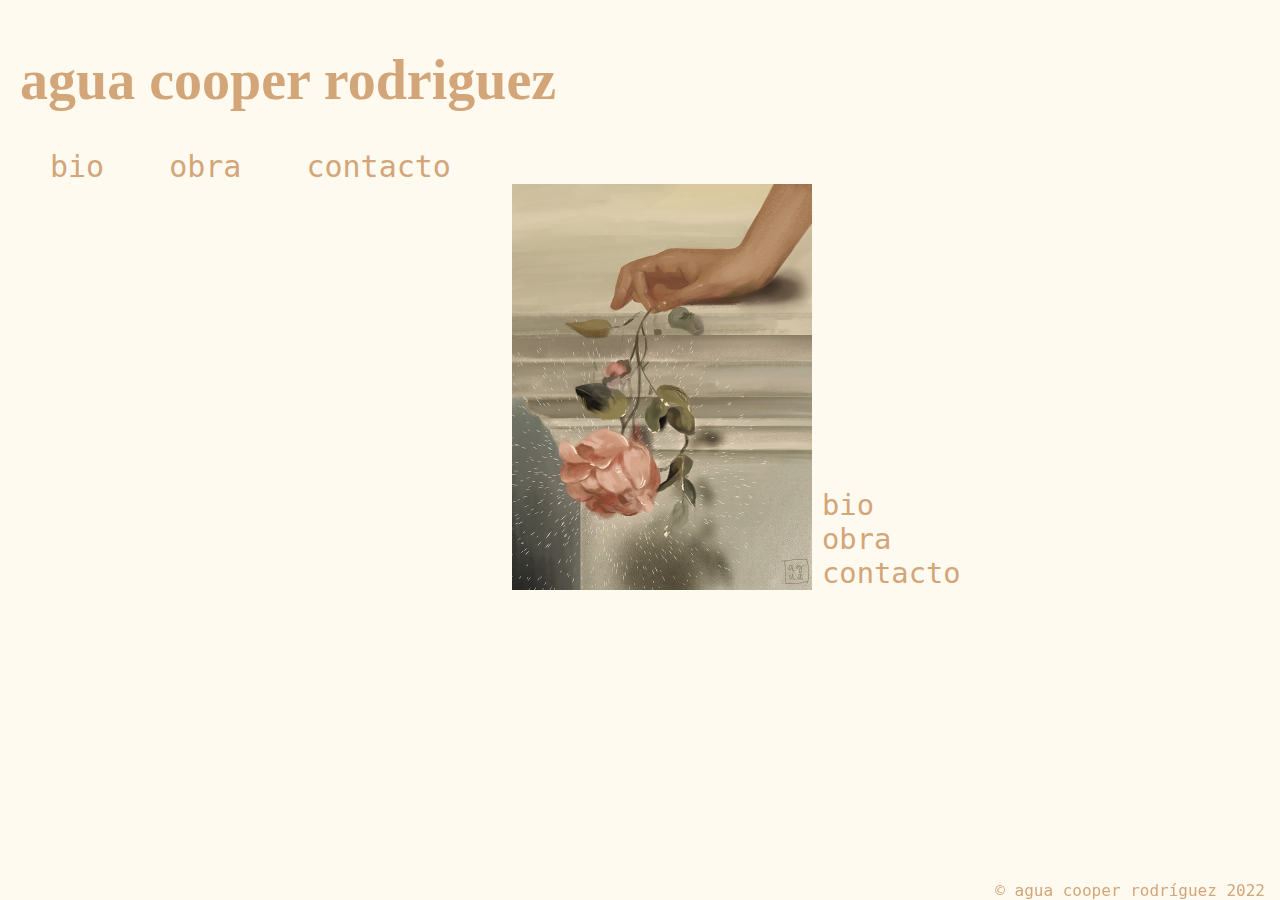
<file: index.html>
<!DOCTYPE html>
<html lang="en">
<head>
    <meta charset="UTF-8">
    <meta http-equiv="X-UA-Compatible" content="IE=edge">
    <meta name="viewport" content="width=device-width, initial-scale=1.0">
    <link rel="stylesheet" href="./stylesheet/index.css">
    <link rel="stylesheet" href="https://cdnjs.cloudflare.com/ajax/libs/font-awesome/6.2.1/css/all.min.css" integrity="sha512-MV7K8+y+gLIBoVD59lQIYicR65iaqukzvf/nwasF0nqhPay5w/9lJmVM2hMDcnK1OnMGCdVK+iQrJ7lzPJQd1w==" crossorigin="anonymous" referrerpolicy="no-referrer" />
    <title>Agua Cooper Rodriquez</title>
</head>
<body>
    <div class="main-container">

        <header>
            <div  class="heading">
                <h1><a href="index.html">agua cooper rodriguez</a></h1>
            </div>
            <nav>
                <li><a href="bio.html">bio</a></li>
                <li><a href="obra.html">obra</a></li>
                <li><a href="contacto.html">contacto</a></li>
            </nav>
        </header>

        <section>
            <div class="container">
                <img src="./images/handflower.jpg" alt="flower">
                <div class="nav-links">
                <li><a href="bio.html">bio</a></li>
                <li><a href="obra.html">obra</a></li>
                <li><a href="contacto.html">contacto</a></li>
                </div>
            </div>
        </section>

        <footer>
            <div class="footer">
                <div class="font-icon">
                    <a href="https://www.instagram.com/agua.jpg/" target="_blank">
                    <i class="fa-brands fa-instagram"></i>
                    </a>
                
                    <a href="https://twitter.com/aguajpg" target="_blank">
                        <i class="fa-brands fa-twitter"></i>
                    </a>
                </div>
                <div class="">
                    © agua cooper rodríguez 2022
                </div>
            </div>
            
        </footer>

    </div>
    <script type="module" src="index.js"></script>
</body>
</html>
</file>
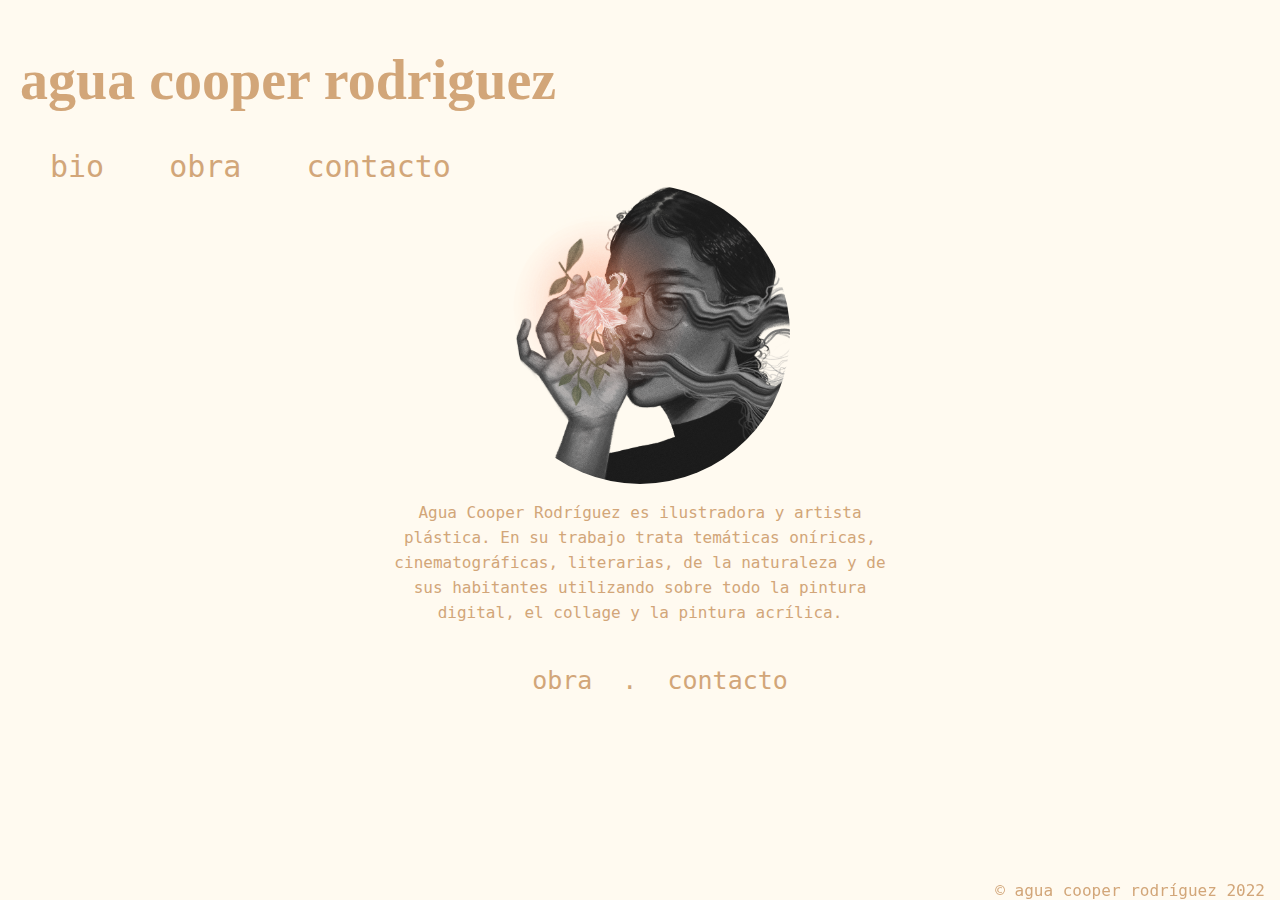
<file: bio.html>
<!DOCTYPE html>
<html lang="en">
<head>
    <meta charset="UTF-8">
    <meta http-equiv="X-UA-Compatible" content="IE=edge">
    <meta name="viewport" content="width=device-width, initial-scale=1.0">
    <link rel="stylesheet" href="./stylesheet/bio.css">
    <link rel="stylesheet" href="https://cdnjs.cloudflare.com/ajax/libs/font-awesome/6.2.1/css/all.min.css" integrity="sha512-MV7K8+y+gLIBoVD59lQIYicR65iaqukzvf/nwasF0nqhPay5w/9lJmVM2hMDcnK1OnMGCdVK+iQrJ7lzPJQd1w==" crossorigin="anonymous" referrerpolicy="no-referrer" />
    <title>Agua Cooper Rodriquez</title>
</head>
<body>
    <div class="main-container">

        <header>
            <div  class="heading">
                <h1><a href="index.html">agua cooper rodriguez</a></h1>
            </div>
            <nav>
                <li><a href="bio.html">bio</a></li>
                <li><a href="obra.html">obra</a></li>
                <li><a href="contacto.html">contacto</a></li>
            </nav>
        </header>

        <section>
            <div class="container">
                <img src="./images/bioimg.png" alt="flower">
                <div class="bio-text">
                    <center>
                   <p class="bio">
                    Agua Cooper Rodríguez es ilustradora y artista plástica. 
                    En su trabajo trata temáticas oníricas, cinematográficas, literarias, 
                    de la naturaleza y de sus habitantes utilizando sobre todo la pintura digital, 
                    el collage y la pintura acrílica.</p>
                    </center>
                </div>
                <ul>
                    <li><a href="obra.html">obra</a></li>
                    <span>.</span>
                    <li><a href="contacto.html">contacto</a></li>
                </ul>
            </div>
        </section>

        <footer>
            <div class="footer">
                <div class="font-icon">
                    <a href="https://www.instagram.com/agua.jpg/" target="_blank">
                    <i class="fa-brands fa-instagram"></i>
                    </a>
                
                    <a href="https://twitter.com/aguajpg" target="_blank">
                        <i class="fa-brands fa-twitter"></i>
                    </a>
                </div>
                <div class="">
                    © agua cooper rodríguez 2022
                </div>
            </div>
            
        </footer>

    </div>
</body>
</html>
</file>
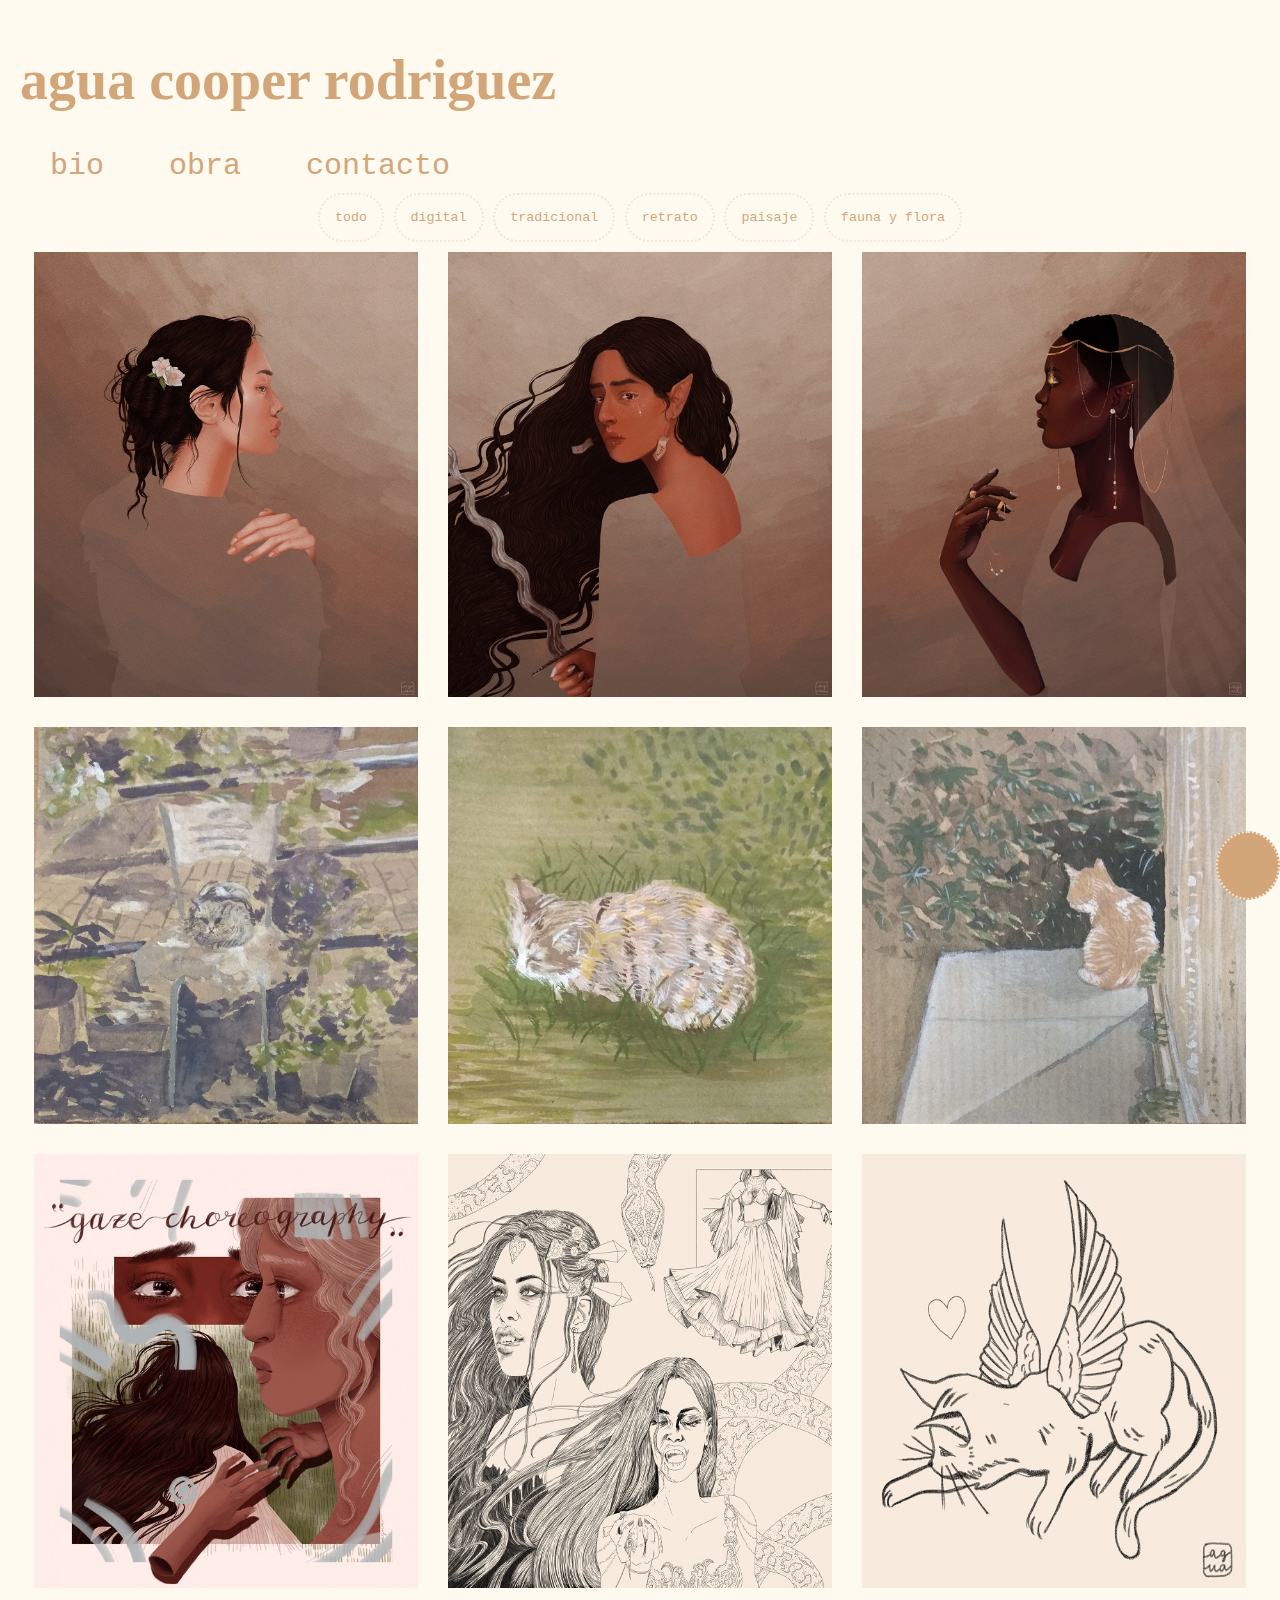
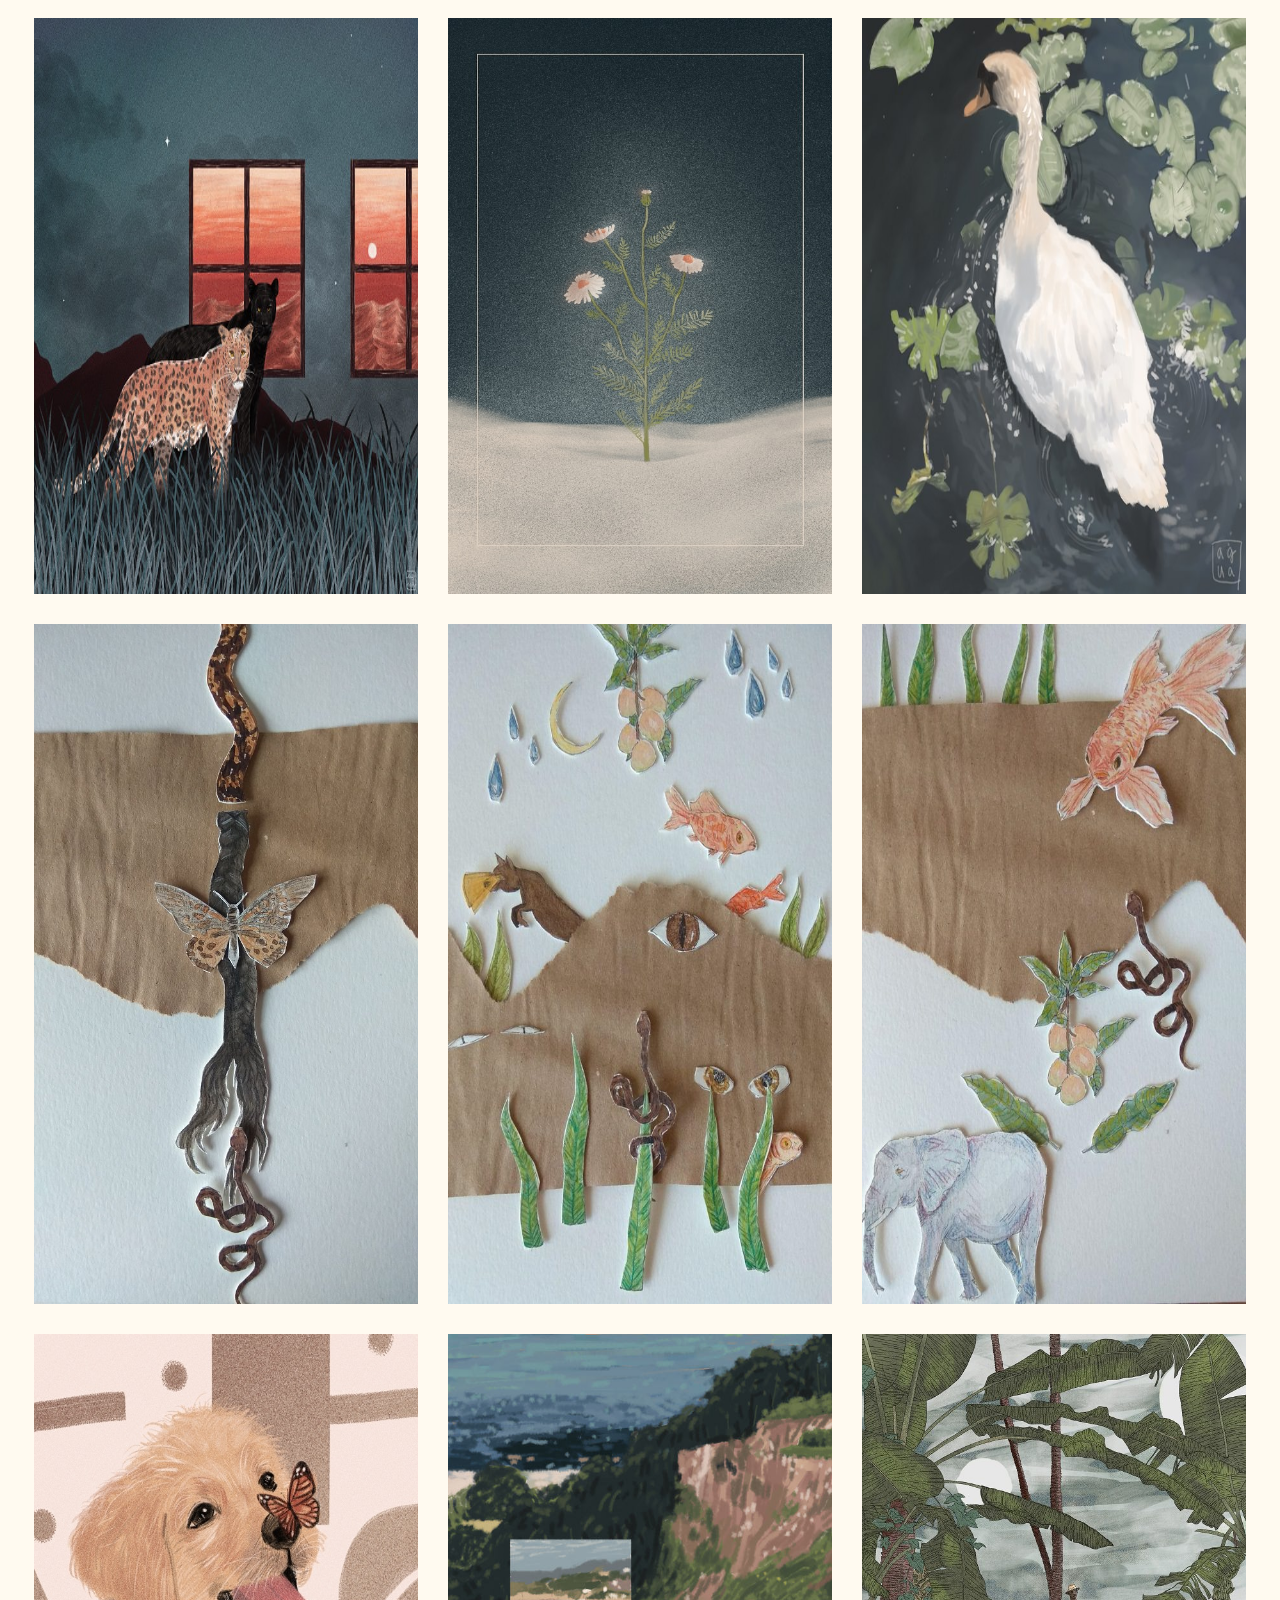
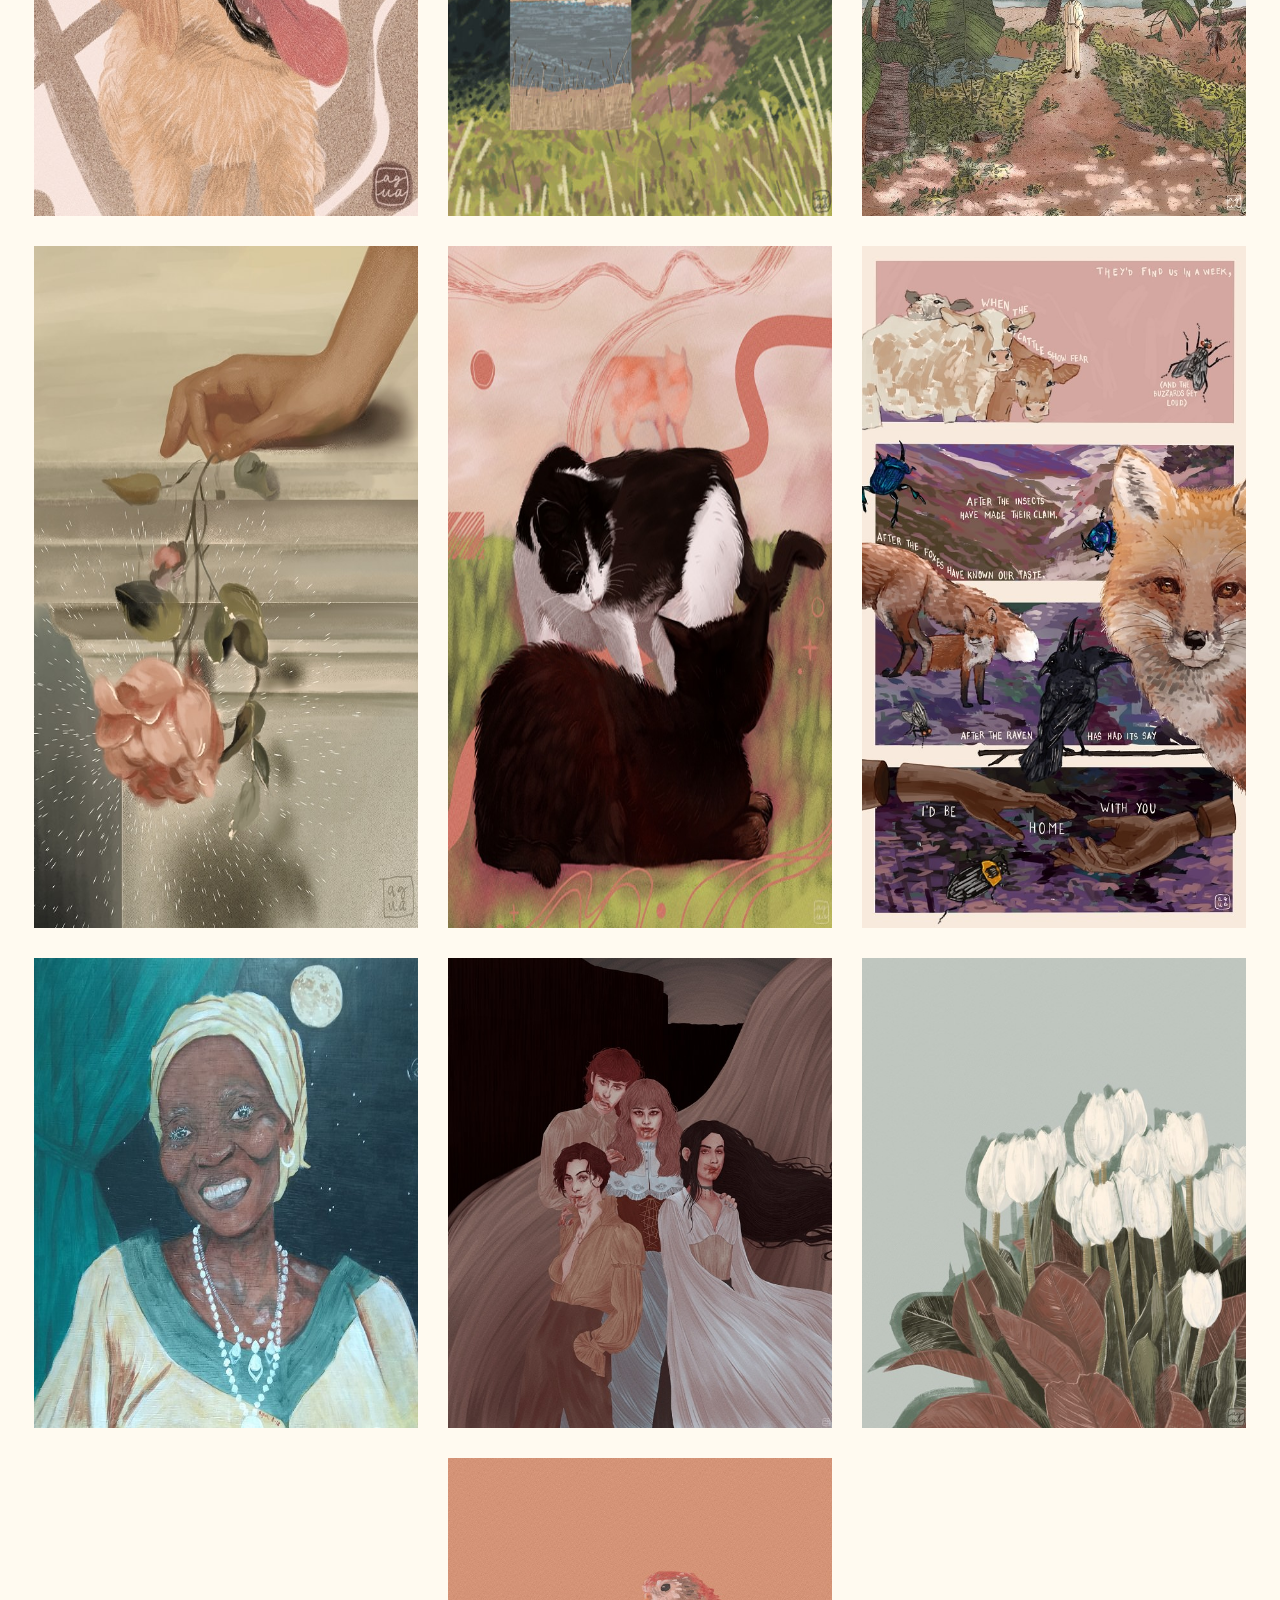
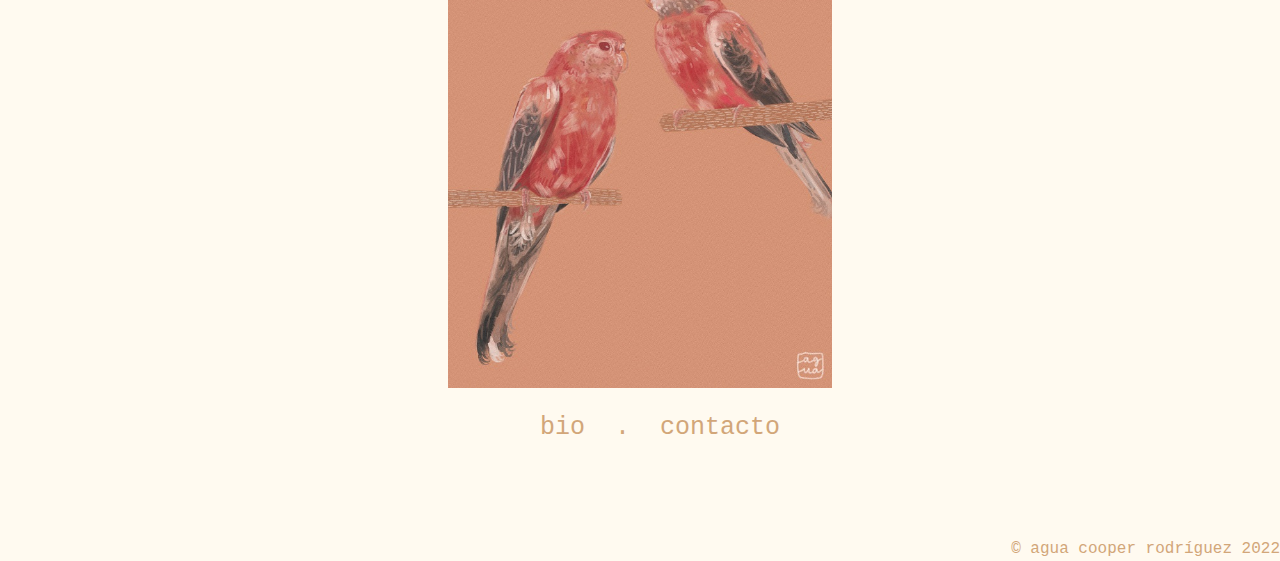
<file: obra.html>
<!DOCTYPE html>
<html lang="en">
<head>
    <meta charset="UTF-8">
    <meta http-equiv="X-UA-Compatible" content="IE=edge">
    <meta name="viewport" content="width=device-width, initial-scale=1.0">
    <link rel="stylesheet" href="./stylesheet/obra.css">
    <link rel="stylesheet" href="https://cdnjs.cloudflare.com/ajax/libs/font-awesome/6.2.1/css/all.min.css" integrity="sha512-MV7K8+y+gLIBoVD59lQIYicR65iaqukzvf/nwasF0nqhPay5w/9lJmVM2hMDcnK1OnMGCdVK+iQrJ7lzPJQd1w==" crossorigin="anonymous" referrerpolicy="no-referrer" />
    <title>Agua Cooper Rodriquez</title>
</head>
<body>
    <div class="main-container">

        <header>
            <div  class="heading">
                <h1><a href="index.html">agua cooper rodriguez</a></h1>
            </div>
            <nav>
                <li><a href="bio.html">bio</a></li>
                <li><a href="obra.html">obra</a></li>
                <li><a href="contacto.html">contacto</a></li>
            </nav>
        </header>
        <section>
            <div class="btn">
                    <button id="todo">todo</button>
                    <button id="digital">digital</button>
                    <button id="tradicional">tradicional</button>
                    <button id="retrato">retrato</button>
                    <button id="paisaje">paisaje</button>
                    <button id="fauflo">fauna y flora</button>
            </div>
        </section>

            <div class="container" id="container">
                    <!-- images come here -->
            </div>
        <section>
                <ul>
                    <li><a href="bio.html">bio</a></li>
                    <span>.</span>
                    <li><a href="contacto.html">contacto</a></li>
                </ul>
        </section>

        <footer>
            <div class="footer">
                <button class ="top" id="top-btn">🠕</button> 
                <div class="font-icon">
                    <a href="https://www.instagram.com/agua.jpg/" target="_blank">
                    <i class="fa-brands fa-instagram"></i>
                    </a>
                
                    <a href="https://twitter.com/aguajpg" target="_blank">
                        <i class="fa-brands fa-twitter"></i>
                    </a>
                </div>
                
                <div class="">
                    © agua cooper rodríguez 2022
                </div>
            </div>
            
        </footer>

    </div>
    <script src="/index.js" type="module"></script>
</body>
</html>
</file>
<file: stylesheet/index.css>
html{
    background-color: floralwhite; 
    font-family: 'Open Sans', monospace;
}
body{
    color:#d2a679;
    margin: 0;
}
.main-container{
    display: flex;
    flex-direction: column;
 
}
.heading{
    font-family: 'Prata';
	font-size:28px;
    padding:10px 20px 0 20px;

}
nav{
    display:flex;
    gap: 15px;
    margin: 0;
}
nav li{
    list-style: none;
    font-size: 30px;
    padding-left: 50px;
    display: none;
}

.container{
    display: flex;
    align-items: flex-end;
}
.container img{
    width: 60%;
    object-fit: cover;
    margin-left: 10px;
    
}
.container li{
    list-style: none;
}
.nav-links{
    display: flex;
    flex-direction: column;
    width: 35%;
    font-size: 1.8rem;
    margin: 0 10px;
    
}
a{
    
    color:#d2a679;
    text-decoration: none;
}


.footer{
    display: flex;
    flex-direction: column;
    align-items: flex-end;
    width: 100%;
    margin: 0;
    margin-right: 15px;
    right: 0;
    bottom: 0;
    position: fixed;                                                                                                                                                                                                                                                                                                                         
}

i {
    padding: 5px;
    width: auto;
    color: #d2a679;
    text-decoration: none;
}

i:hover {
    opacity: 0.7;
}
@media (min-width:780px){
    nav{
        margin: 0;
        
    }
    nav li{
        display: inline;
     
    }
    .container{
        flex-direction:row ;
        justify-content: end;
    }
    .container img{
        width: 300px;
        object-fit: cover;
    
    }
}
</file>
<file: stylesheet/bio.css>
html{
    background-color: floralwhite; 
    font-family: 'Open Sans', monospace;
}
body{

    color:#d2a679;
    margin: 0;
}
.main-container{
    display: flex;
    flex-direction: column;   
}
.heading{
    font-family: 'Prata';
	font-size:28px;
    padding:10px 20px 0 20px;
}
nav{
    display:flex;
    gap: 15px;
    margin: 0;
}
nav li{
    list-style: none;
    font-size: 30px;
    padding-left: 50px;
    display: none;
}

.container{
  
    display: flex;
    height: 100%;
    flex-direction: column;
    justify-content: center;
    align-items: center;
    margin-bottom: 20px;
}
.container img{
    max-width: 50%;
    border-radius: 50%;
}

.bio{
    text-align: center;
    line-height: 25px;
}
ul{
    display: flex;
    gap: 30px;
    font-size: 25px;
    margin-bottom: 40px;
}
ul li{
    list-style: none;
}
a{
    
    color:#d2a679;
    text-decoration: none;
}
.bio-text{
    width:80%;
}

.footer{
    display: flex;
    flex-direction: column;
    align-items: flex-end;
    width: 100%;
    margin-top: 40px;
    margin-right: 15px;
    right: 0;
    bottom: 0;
    position: fixed;
                                                                                                                                                                                                                                                                                                                            
}

i {
    padding: 5px;
    width: auto;
    color: #d2a679;
    text-decoration: none;
}

i:hover {
    opacity: 0.7;
}
@media (min-width:780px){
    nav{
        margin: 0;
        
    }
    nav li{
        display: inline;
     
    }
    
    .container img{
        width: 300px;
        object-fit: cover;
    
    }
    .bio-text{
        width: 40%;
    }
    
}
</file>
<file: stylesheet/obra.css>
html{
    background-color: floralwhite; 
    font-family: 'Open Sans', monospace;
}
body{

    color:#d2a679;
    margin: 0;
}
.main-container{
    display: flex;
    flex-direction: column;   
}
.heading{
    font-family: 'Prata';
	font-size:28px;
    padding:10px 20px 0 20px;
}
nav{
    display:flex;
    gap: 15px;
    margin: 0;
}
nav li{
    list-style: none;
    font-size: 30px;
    padding-left: 50px;
    display: none;
}

button{
  
	cursor: pointer;
	font-family: 'Open Sans', monospace;
    border-radius: 180px;
    padding: 15px;
    color:#d2a679;
    background-color: floralwhite; 
    border-color: #f2e6d9;
	border-style: dotted;
	border-radius:25px;
}

.btn{
    margin: 10px auto;
    text-align: center;
}
button:hover {
    transition:0.6s;
    color: #f2e6d9;
}

button:not(:hover){
     transition: 0.6s ease-in-out;
}

button.active {
    background-color: #d2a679;
    color: #f2e6d9;
}
ul{
    display: flex;
    gap: 30px;
    font-size: 25px;
    margin-bottom: 40px;
    justify-content: center;
}
ul li{
    list-style: none;
}


a{
    
    color:#d2a679;
    text-decoration: none;
}
.top{
    font-size: 30px;
    border-radius: 100%;
    background-color: #d2a679;
    bottom: 0;
    margin-bottom: 15;
    position: absolute;
}
.footer{
    display: flex;
    flex-direction: column;
    align-items: flex-end;
    width: 100%;
    margin-top: 40px;
    margin-right: 15px;
    right: 0;
    bottom: 0;
    /* position: fixed; */
    /* border: 2px solid red;                                                                                                                                                                                                                                                                                                 */
}

i {
    padding: 5px;
    width: auto;
    color: #d2a679;
    text-decoration: none;
}

i:hover {
    opacity: 0.7;
}

/* classes from js file */

.container{
 
    line-height: 0;
    margin: 0;
    /* padding: 10px; */
    display: flex;
    flex-wrap: wrap;
    gap: 30px;
    justify-content: center;
}
.modal{
   
    flex: 0 30%;
}
img{
    width: 100%;
    height: 100%;
}
/* media query */
@media (min-width:780px){
    nav{
        margin: 0;
        
    }
    nav li{
        display: inline;
     
    }
    
    /* .container img{
        width: 300px;
        object-fit: cover;
    
    } */
    .bio-text{
        width: 40%;
    }
    
}
</file>
